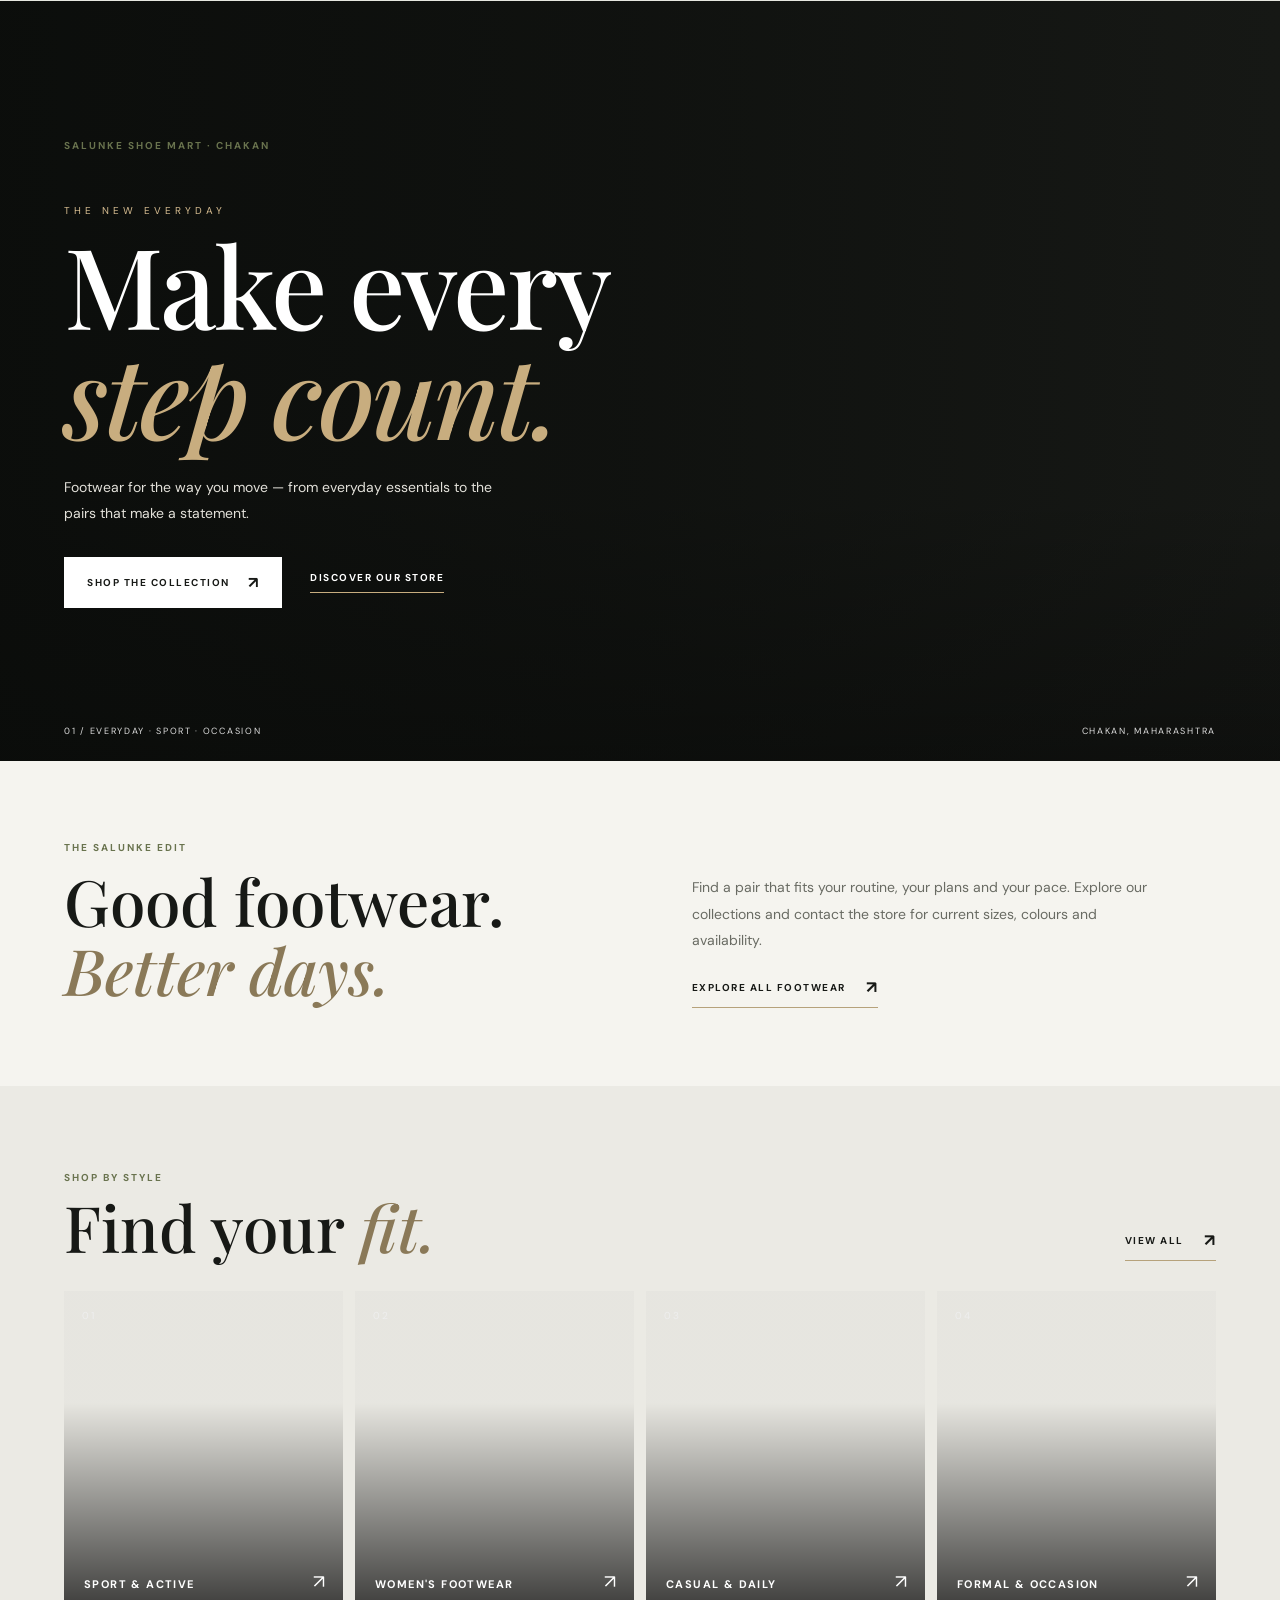
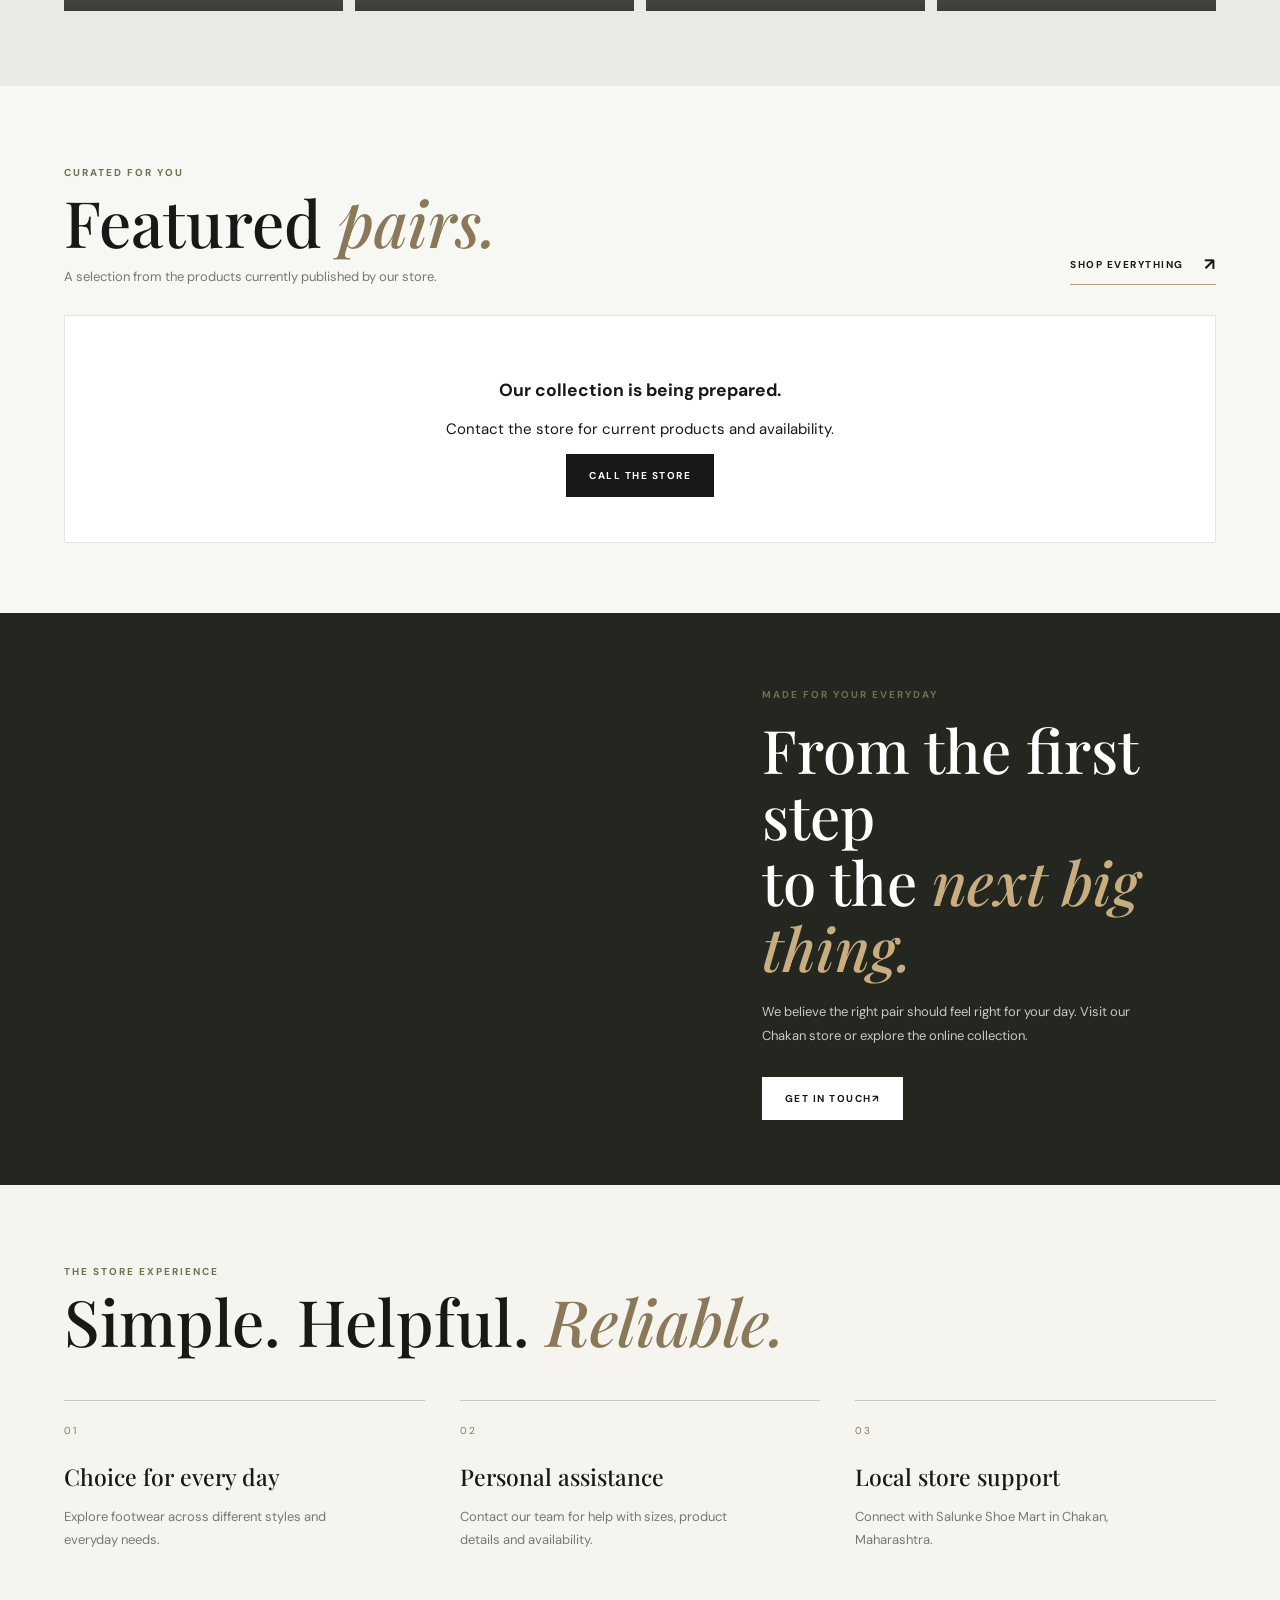
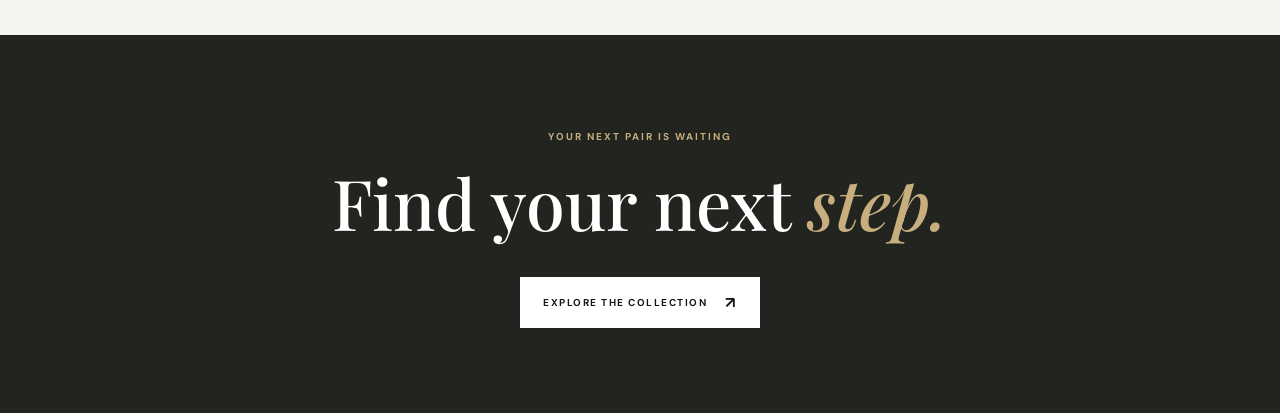
<file: index.html>
<!doctype html>
<html lang="en">
<head>
<meta charset="utf-8"><meta name="viewport" content="width=device-width,initial-scale=1">
<meta name="description" content="Discover everyday, sports and occasion footwear at Salunke Shoe Mart, Chakan, Maharashtra.">
<meta name="theme-color" content="#171916">
<title>Salunke Shoe Mart | Footwear for Every Move</title>
<link rel="preconnect" href="https://images.unsplash.com"><link rel="stylesheet" href="css/style.css">
</head>
<body>
<header id="site-header"></header>
<main>
<section class="lux-hero">
  <div class="lux-hero-shade"></div>
  <div class="lux-hero-content">
    <p class="eyebrow">SALUNKE SHOE MART · CHAKAN</p>
    <p class="lux-kicker">THE NEW EVERYDAY</p>
    <h1>Make every<br><em>step count.</em></h1>
    <p class="lux-lede">Footwear for the way you move — from everyday essentials to the pairs that make a statement.</p>
    <div class="lux-actions"><a class="btn btn-light" href="shop.html">SHOP THE COLLECTION <span>↗</span></a><a class="lux-text-link" href="about.html">DISCOVER OUR STORE</a></div>
  </div>
  <div class="lux-hero-foot"><span>01 / EVERYDAY · SPORT · OCCASION</span><span>CHAKAN, MAHARASHTRA</span></div>
</section>

<section class="lux-intro section">
 <div class="container lux-intro-grid">
  <div><p class="eyebrow">THE SALUNKE EDIT</p><h2>Good footwear.<br><em>Better days.</em></h2></div>
  <div><p>Find a pair that fits your routine, your plans and your pace. Explore our collections and contact the store for current sizes, colours and availability.</p><a class="lux-arrow-link" href="shop.html">EXPLORE ALL FOOTWEAR <span>↗</span></a></div>
 </div>
</section>

<section class="lux-category-section">
 <div class="container">
  <div class="lux-section-heading"><div><p class="eyebrow">SHOP BY STYLE</p><h2>Find your <em>fit.</em></h2></div><a class="lux-arrow-link" href="shop.html">VIEW ALL <span>↗</span></a></div>
  <div class="lux-category-grid">
   <a class="lux-category lux-cat-one" href="shop.html"><span class="lux-cat-no">01</span><span class="lux-cat-label">SPORT & ACTIVE</span><span class="lux-cat-arrow">↗</span></a>
   <a class="lux-category lux-cat-two" href="shop.html"><span class="lux-cat-no">02</span><span class="lux-cat-label">WOMEN'S FOOTWEAR</span><span class="lux-cat-arrow">↗</span></a>
   <a class="lux-category lux-cat-three" href="shop.html"><span class="lux-cat-no">03</span><span class="lux-cat-label">CASUAL & DAILY</span><span class="lux-cat-arrow">↗</span></a>
   <a class="lux-category lux-cat-four" href="shop.html"><span class="lux-cat-no">04</span><span class="lux-cat-label">FORMAL & OCCASION</span><span class="lux-cat-arrow">↗</span></a>
  </div>
 </div>
</section>

<section class="section lux-products">
 <div class="container">
  <div class="lux-section-heading"><div><p class="eyebrow">CURATED FOR YOU</p><h2>Featured <em>pairs.</em></h2><p class="lux-subtitle">A selection from the products currently published by our store.</p></div><a class="lux-arrow-link" href="shop.html">SHOP EVERYTHING <span>↗</span></a></div>
  <div class="product-grid" id="featured"><div class="empty-state"><h3>Our collection is being prepared.</h3><p>Contact the store for current products and availability.</p><a class="btn btn-dark" href="tel:8308506755">CALL THE STORE</a></div></div>
 </div>
</section>

<section class="lux-manifesto">
 <div class="lux-manifesto-image" role="img" aria-label="Athletic footwear editorial"></div>
 <div class="lux-manifesto-copy"><p class="eyebrow">MADE FOR YOUR EVERYDAY</p><h2>From the first step<br>to the <em>next big thing.</em></h2><p>We believe the right pair should feel right for your day. Visit our Chakan store or explore the online collection.</p><a class="btn btn-light" href="contact.html">GET IN TOUCH <span>↗</span></a></div>
</section>

<section class="lux-values section">
 <div class="container">
  <div class="lux-section-heading"><div><p class="eyebrow">THE STORE EXPERIENCE</p><h2>Simple. Helpful. <em>Reliable.</em></h2></div></div>
  <div class="lux-value-grid">
   <article><span>01</span><h3>Choice for every day</h3><p>Explore footwear across different styles and everyday needs.</p></article>
   <article><span>02</span><h3>Personal assistance</h3><p>Contact our team for help with sizes, product details and availability.</p></article>
   <article><span>03</span><h3>Local store support</h3><p>Connect with Salunke Shoe Mart in Chakan, Maharashtra.</p></article>
  </div>
 </div>
</section>

<section class="lux-final-cta"><p class="eyebrow">YOUR NEXT PAIR IS WAITING</p><h2>Find your next <em>step.</em></h2><a class="btn btn-light" href="shop.html">EXPLORE THE COLLECTION <span>↗</span></a></section>
</main>
<footer id="site-footer"></footer>
<script type="module" src="js/store.js"></script>
<script type="module">
import{products,card}from"./js/store.js";
const e=document.querySelector("#featured");
try{const p=await products({featured:true});e.innerHTML=p.length?p.slice(0,4).map(card).join(""):'<div class="empty-state"><h3>Our collection is being prepared.</h3><p>Contact the store for current products and availability.</p><a class="btn btn-dark" href="tel:8308506755">CALL THE STORE</a></div>'}
catch(x){e.innerHTML='<div class="empty-state">The catalogue is temporarily unavailable. Please try again shortly.</div>'}
</script>
</body></html>
</file>
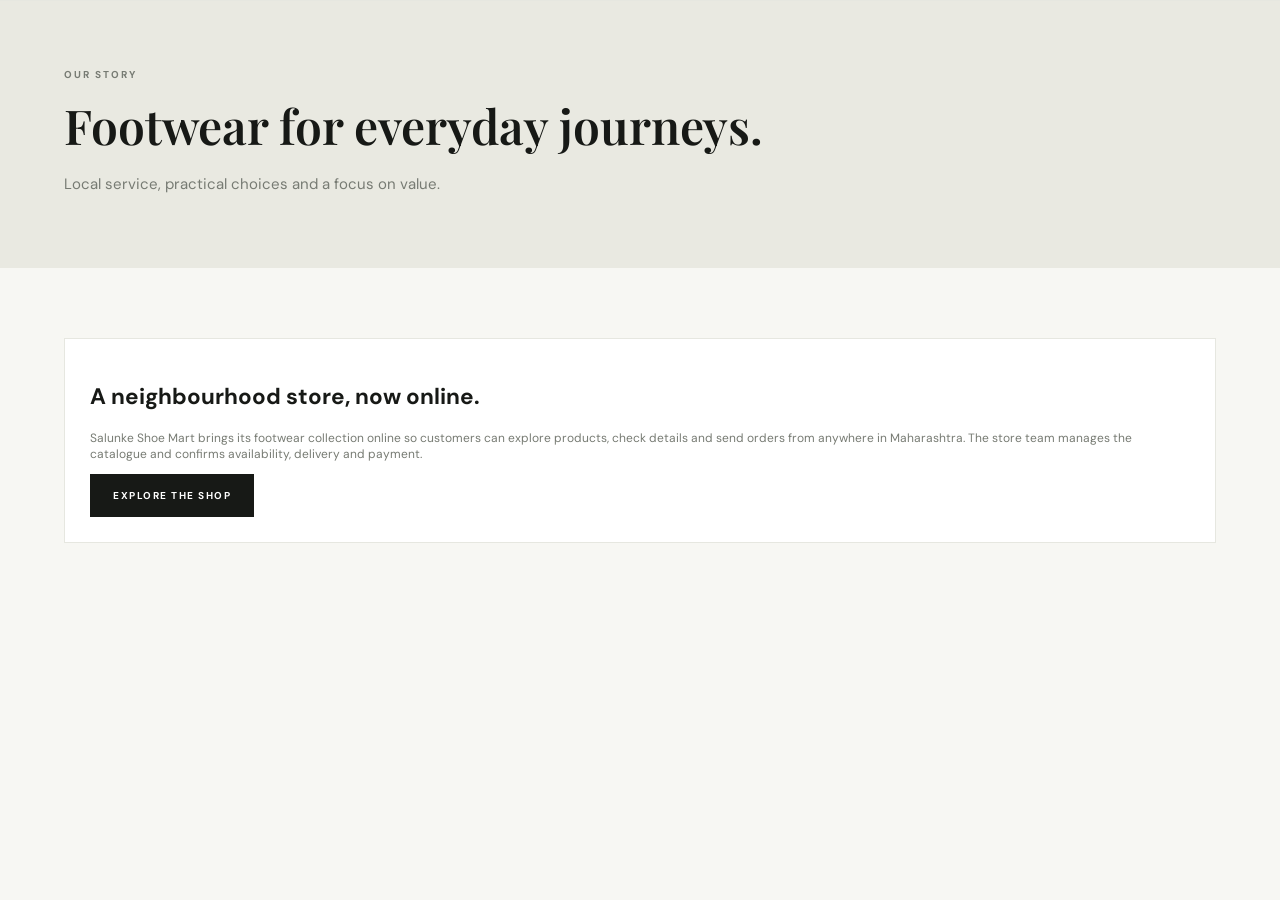
<file: about.html>
<!doctype html><html><head><meta charset="utf-8"><meta name="viewport" content="width=device-width,initial-scale=1"><title>Our Story | Salunke Shoe Mart</title><link rel="stylesheet" href="css/style.css"></head><body><header id="site-header"></header><main><section class="page-hero"><div class="container"><p class="eyebrow">OUR STORY</p><h1>Footwear for everyday journeys.</h1><p>Local service, practical choices and a focus on value.</p></div></section><section class="section"><div class="container panel"><h2>A neighbourhood store, now online.</h2><p class="muted">Salunke Shoe Mart brings its footwear collection online so customers can explore products, check details and send orders from anywhere in Maharashtra. The store team manages the catalogue and confirms availability, delivery and payment.</p><a class="btn btn-dark" href="shop.html">EXPLORE THE SHOP</a></div></section></main><footer id="site-footer"></footer><script type="module" src="js/store.js"></script></body></html>
</file>
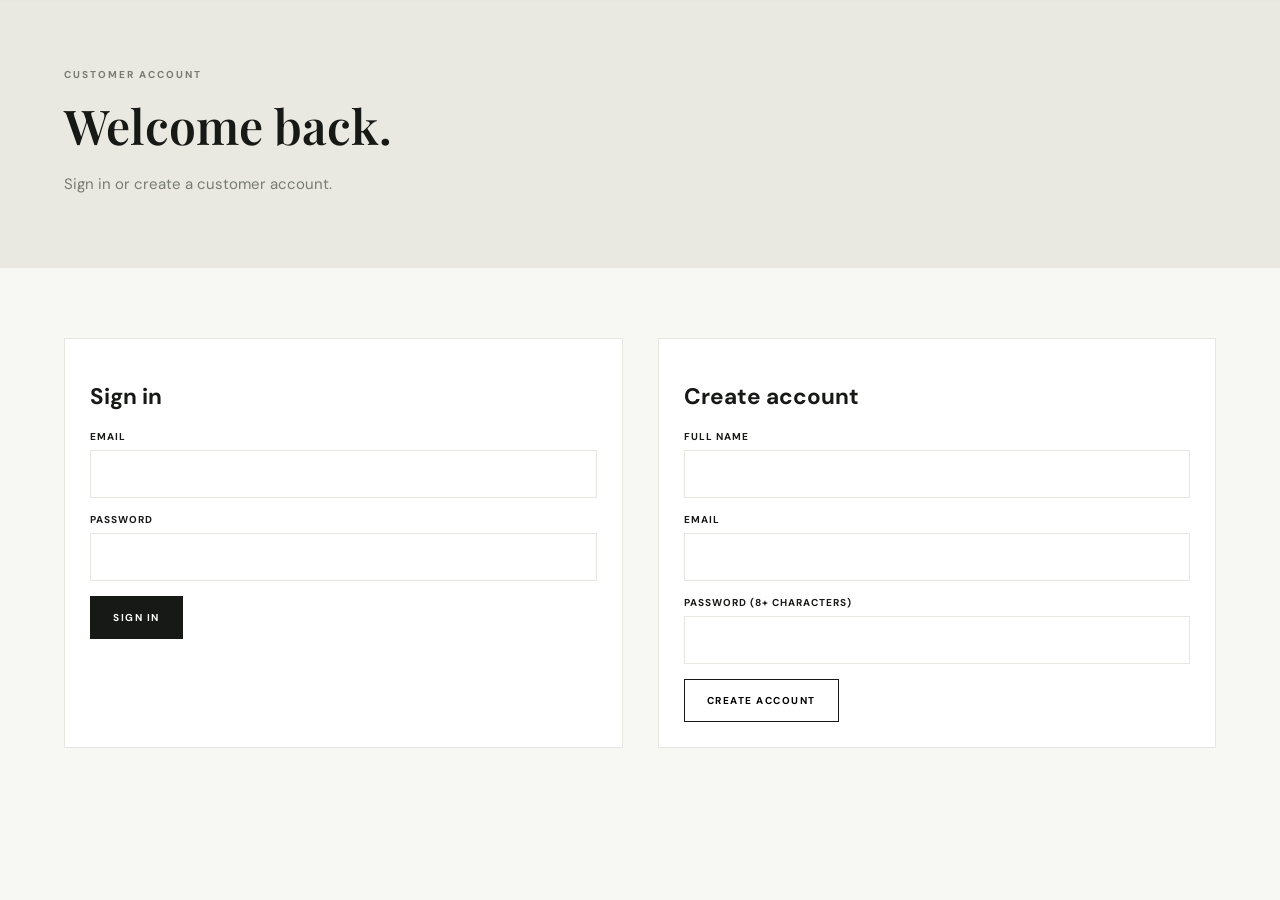
<file: account.html>
<!doctype html><html><head><meta charset="utf-8"><meta name="viewport" content="width=device-width,initial-scale=1"><title>Account | Salunke Shoe Mart</title><link rel="stylesheet" href="css/style.css"></head><body><header id="site-header"></header><main><section class="page-hero"><div class="container"><p class="eyebrow">CUSTOMER ACCOUNT</p><h1>Welcome back.</h1><p>Sign in or create a customer account.</p></div></section><section class="section"><div class="container"><div id="status"></div><div class="auth-grid" id="forms"><div class="panel"><h2>Sign in</h2><form id="login"><div class="field"><label>EMAIL</label><input name="email" type="email" required></div><div class="field"><label>PASSWORD</label><input name="password" type="password" required></div><button class="btn btn-dark">SIGN IN</button></form></div><div class="panel"><h2>Create account</h2><form id="signup"><div class="field"><label>FULL NAME</label><input name="name" required></div><div class="field"><label>EMAIL</label><input name="email" type="email" required></div><div class="field"><label>PASSWORD (8+ CHARACTERS)</label><input name="password" type="password" minlength="8" required></div><button class="btn">CREATE ACCOUNT</button></form></div></div></div></section></main><footer id="site-footer"></footer><script type="module" src="js/store.js"></script><script type="module" src="js/account.js"></script></body></html>
</file>
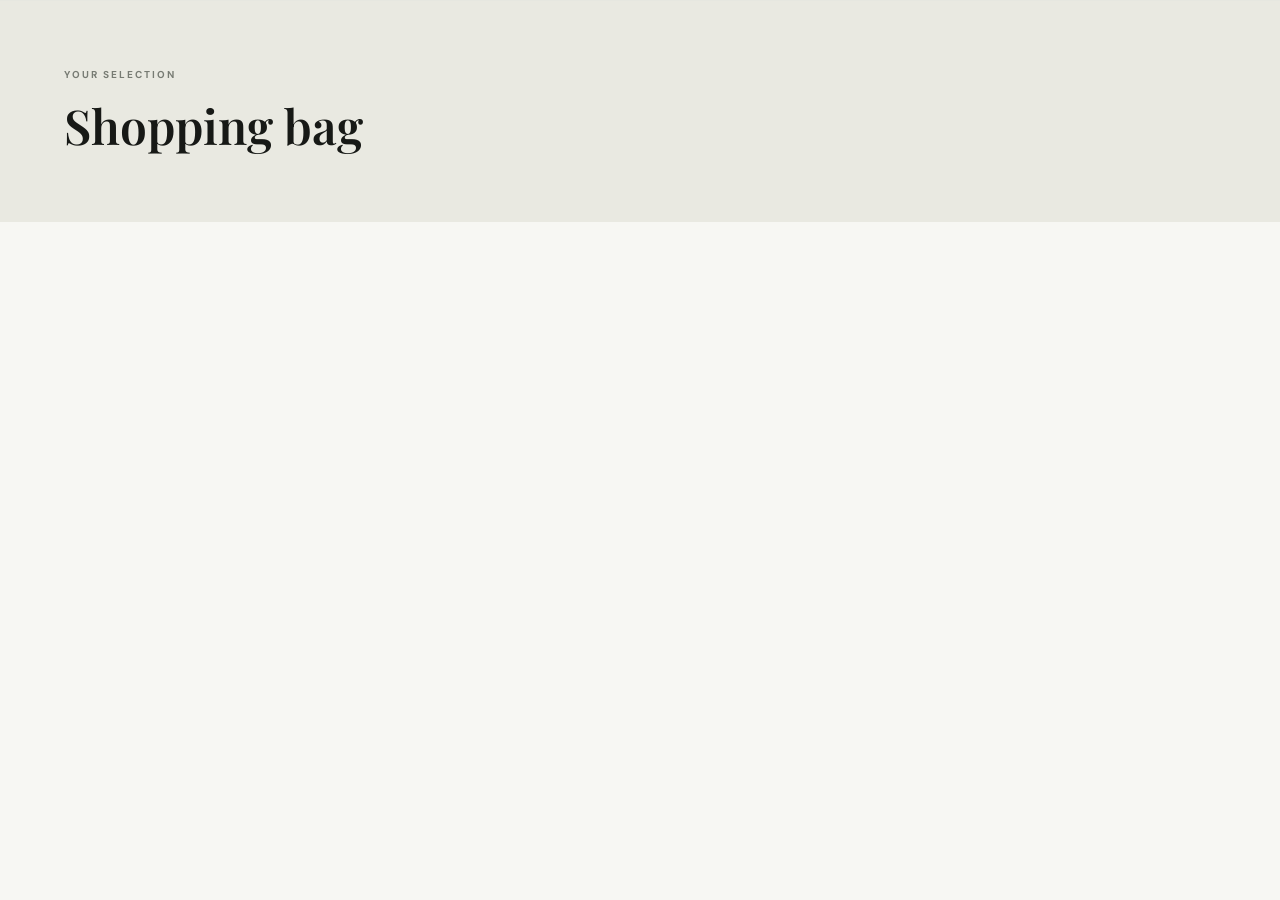
<file: cart.html>
<!doctype html><html><head><meta charset="utf-8"><meta name="viewport" content="width=device-width,initial-scale=1"><title>Shopping Bag | Salunke Shoe Mart</title><link rel="stylesheet" href="css/style.css"></head><body><header id="site-header"></header><main><section class="page-hero"><div class="container"><p class="eyebrow">YOUR SELECTION</p><h1>Shopping bag</h1></div></section><section class="section"><div class="container" id="cart-root"></div></section></main><footer id="site-footer"></footer><script type="module" src="js/store.js"></script><script type="module" src="js/cart.js"></script></body></html>
</file>
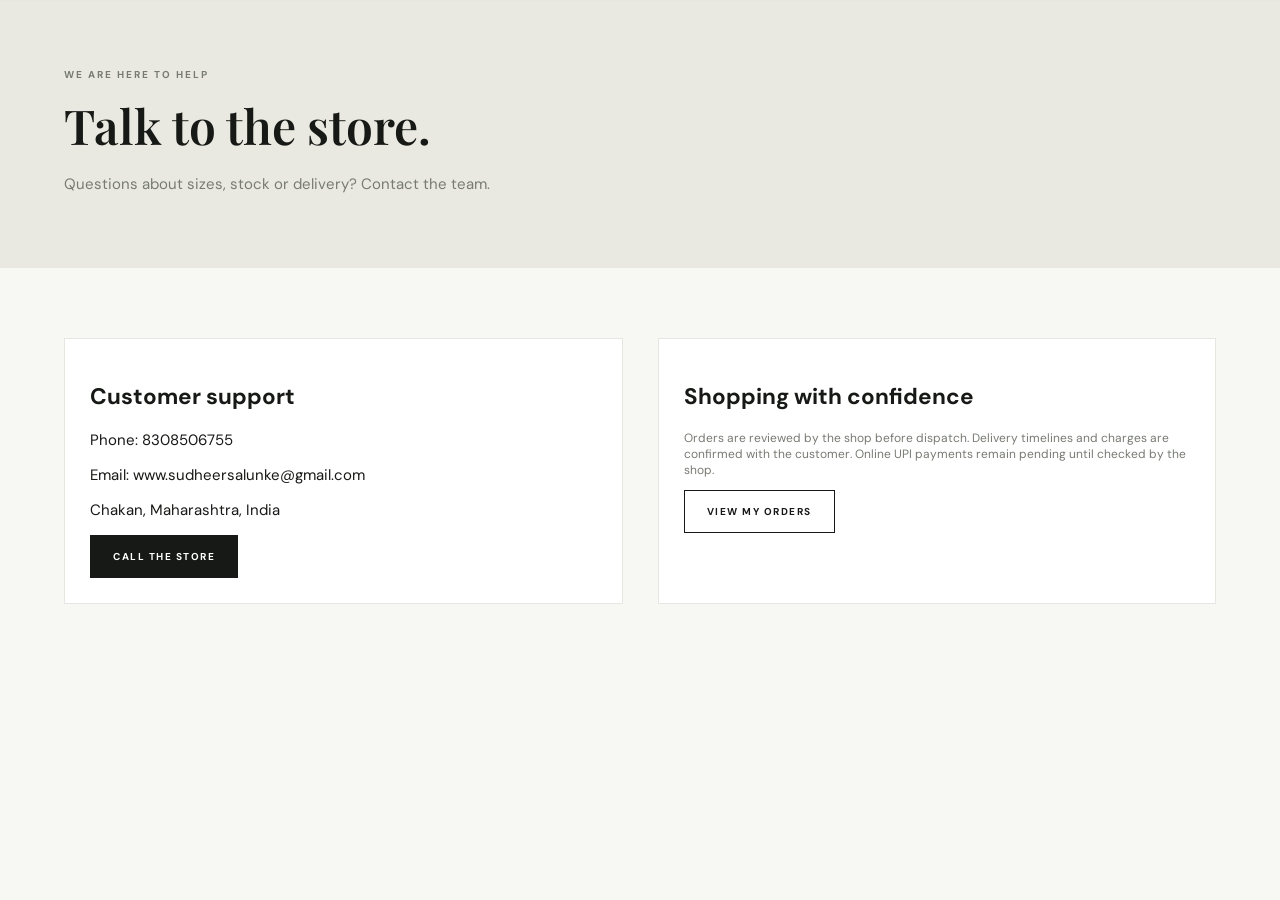
<file: contact.html>
<!doctype html><html><head><meta charset="utf-8"><meta name="viewport" content="width=device-width,initial-scale=1"><title>Contact | Salunke Shoe Mart</title><link rel="stylesheet" href="css/style.css"></head><body><header id="site-header"></header><main><section class="page-hero"><div class="container"><p class="eyebrow">WE ARE HERE TO HELP</p><h1>Talk to the store.</h1><p>Questions about sizes, stock or delivery? Contact the team.</p></div></section><section class="section"><div class="container contact-grid"><div class="panel"><h2>Customer support</h2><p>Phone: <a href="tel:8308506755">8308506755</a></p><p>Email: <a href="mailto:www.sudheersalunke@gmail.com">www.sudheersalunke@gmail.com</a></p><p>Chakan, Maharashtra, India</p><a class="btn btn-dark" href="tel:8308506755">CALL THE STORE</a></div><div class="panel"><h2>Shopping with confidence</h2><p class="muted">Orders are reviewed by the shop before dispatch. Delivery timelines and charges are confirmed with the customer. Online UPI payments remain pending until checked by the shop.</p><a class="btn" href="orders.html">VIEW MY ORDERS</a></div></div></section></main><footer id="site-footer"></footer><script type="module" src="js/store.js"></script></body></html>
</file>
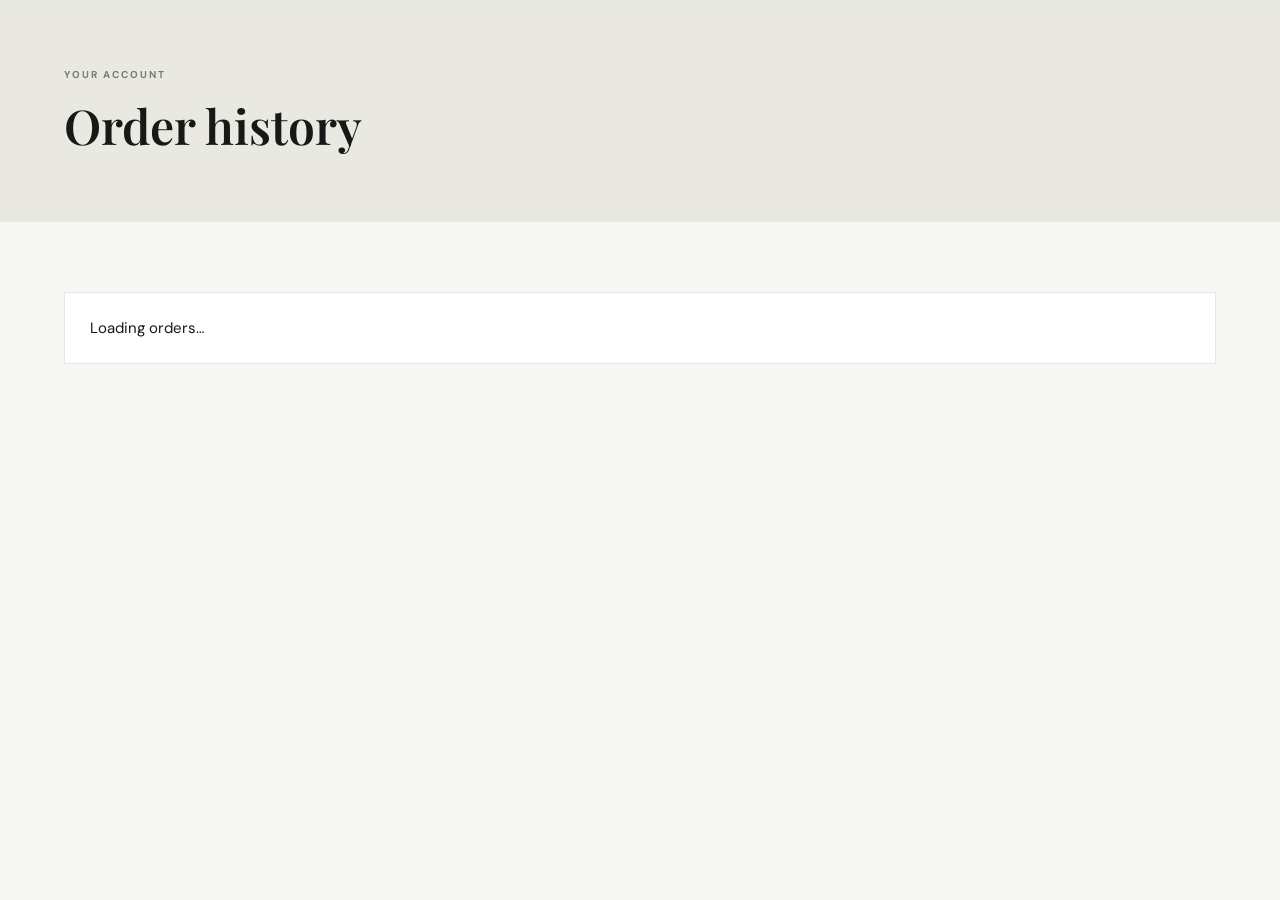
<file: orders.html>
<!doctype html><html><head><meta charset="utf-8"><meta name="viewport" content="width=device-width,initial-scale=1"><title>My Orders | Salunke Shoe Mart</title><link rel="stylesheet" href="css/style.css"></head><body><header id="site-header"></header><main><section class="page-hero"><div class="container"><p class="eyebrow">YOUR ACCOUNT</p><h1>Order history</h1></div></section><section class="section"><div class="container panel" id="orders">Loading orders…</div></section></main><footer id="site-footer"></footer><script type="module" src="js/store.js"></script><script type="module" src="js/orders.js"></script></body></html>
</file>
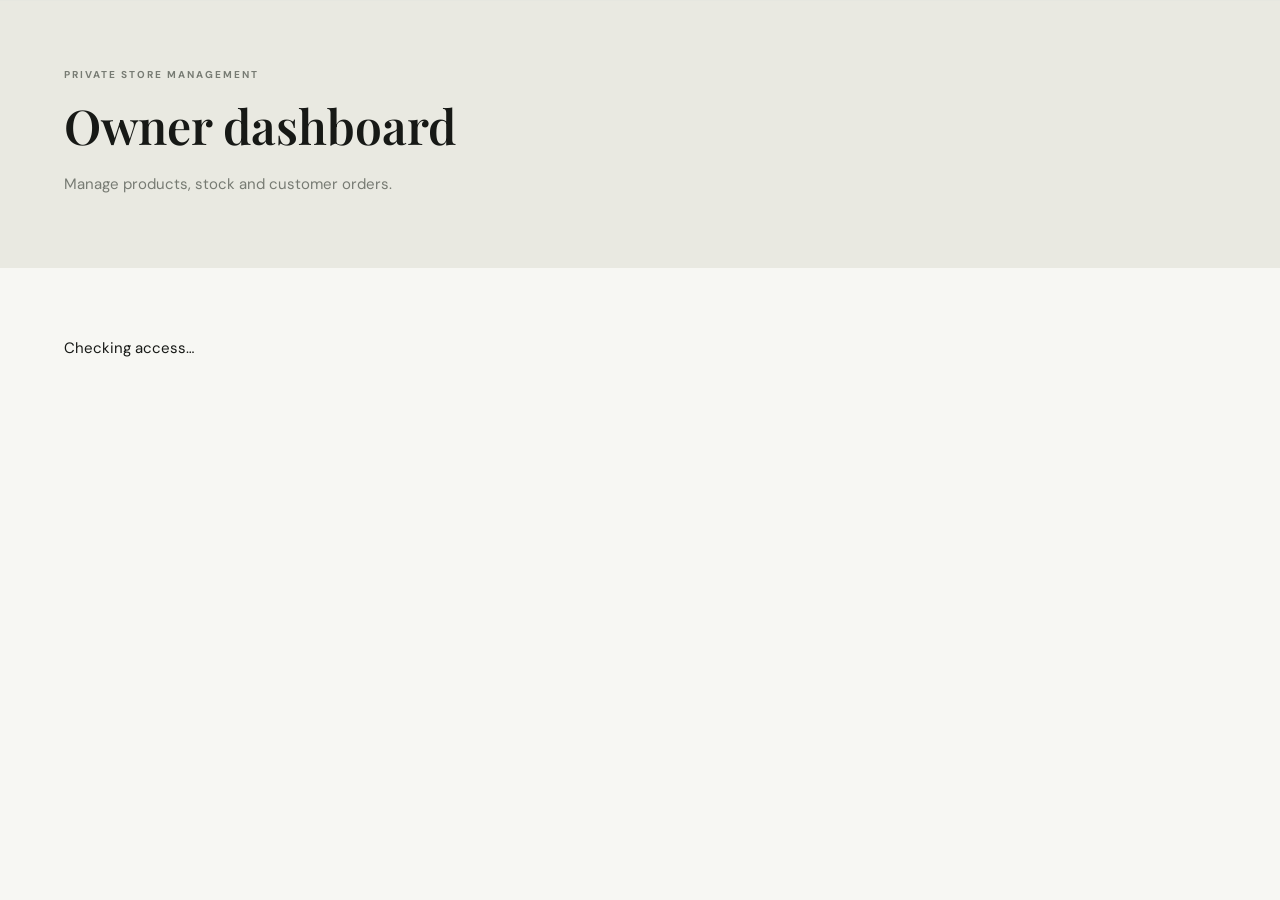
<file: owner.html>
<!doctype html><html><head><meta charset="utf-8"><meta name="viewport" content="width=device-width,initial-scale=1"><title>Owner Dashboard | Salunke Shoe Mart</title><link rel="stylesheet" href="css/style.css"></head><body><header id="site-header"></header><main><section class="page-hero"><div class="container"><p class="eyebrow">PRIVATE STORE MANAGEMENT</p><h1>Owner dashboard</h1><p>Manage products, stock and customer orders.</p></div></section><section class="section"><div class="container" id="owner-root">Checking access…</div></section></main><footer id="site-footer"></footer><script type="module" src="js/store.js"></script><script type="module" src="js/owner.js"></script></body></html>
</file>
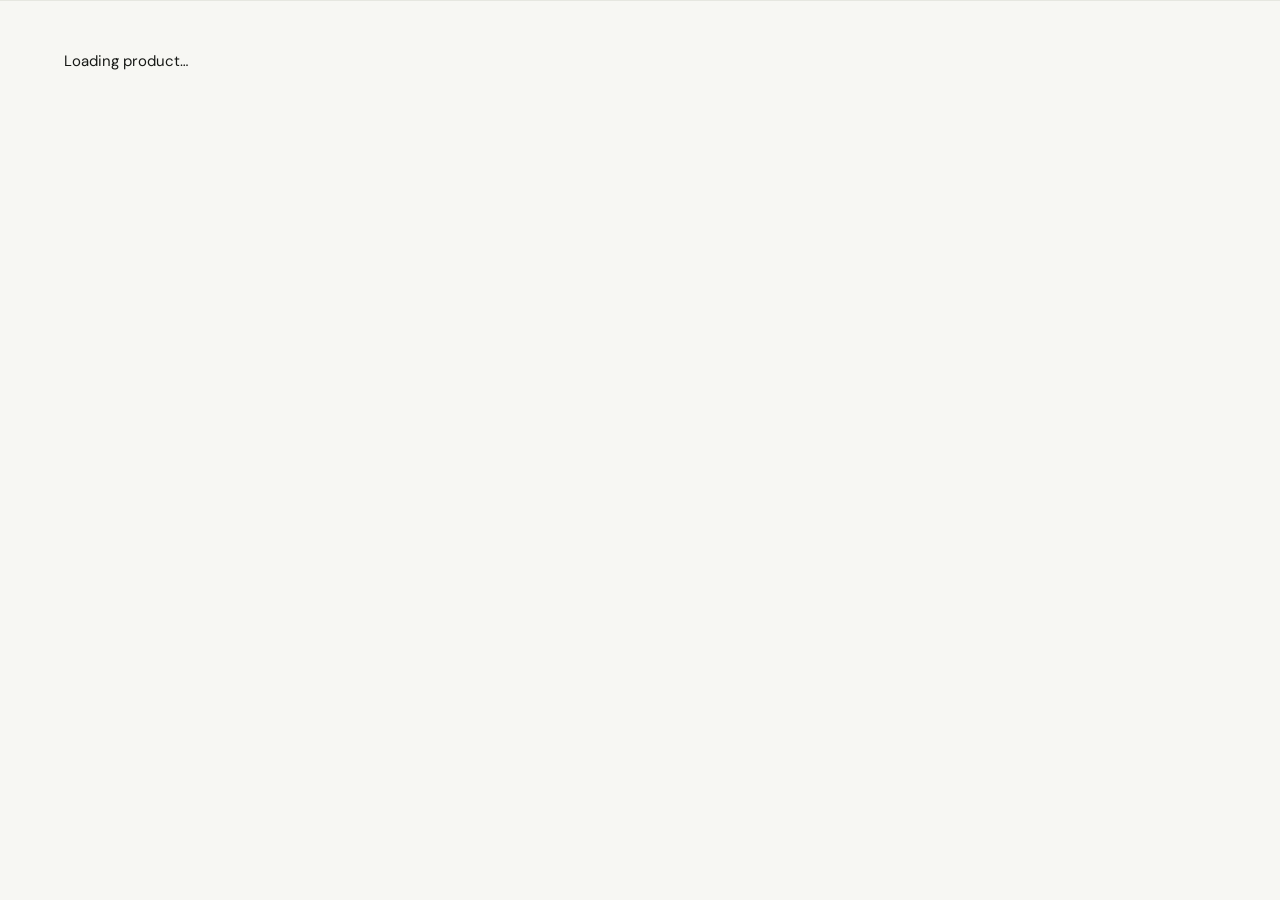
<file: product.html>
<!doctype html><html><head><meta charset="utf-8"><meta name="viewport" content="width=device-width,initial-scale=1"><title>Product | Salunke Shoe Mart</title><link rel="stylesheet" href="css/style.css"></head><body><header id="site-header"></header><main class="container"><div id="detail" class="detail-grid">Loading product…</div></main><footer id="site-footer"></footer><script type="module" src="js/store.js"></script><script type="module" src="js/product.js"></script></body></html>
</file>
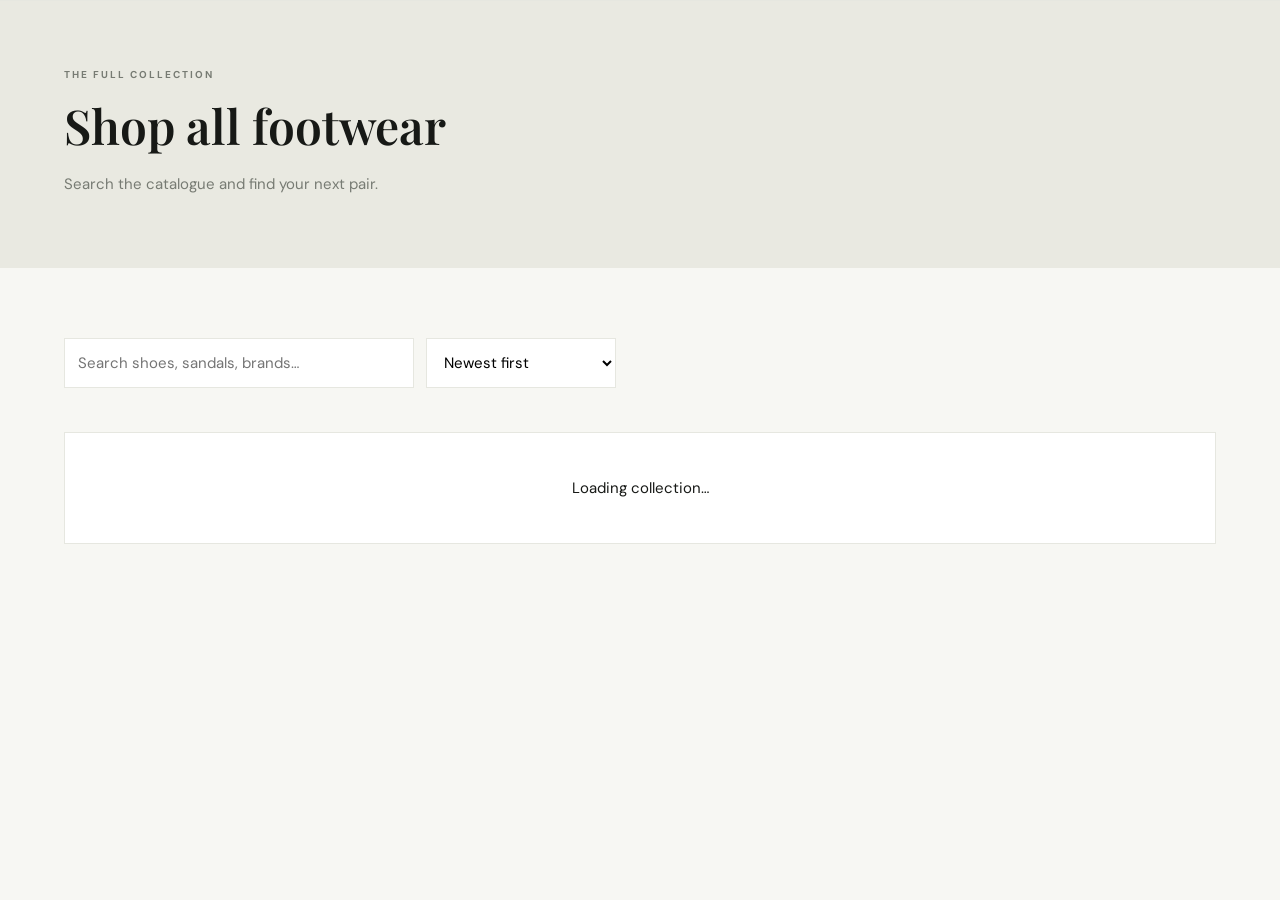
<file: shop.html>
<!doctype html><html lang="en"><head><meta charset="utf-8"><meta name="viewport" content="width=device-width,initial-scale=1"><title>Shop | Salunke Shoe Mart</title><link rel="stylesheet" href="css/style.css"></head><body><header id="site-header"></header><main><section class="page-hero"><div class="container"><p class="eyebrow">THE FULL COLLECTION</p><h1>Shop all footwear</h1><p>Search the catalogue and find your next pair.</p></div></section><section class="section"><div class="container"><div class="shop-tools"><input id="search" placeholder="Search shoes, sandals, brands…"><select id="sort" style="max-width:190px"><option value="new">Newest first</option><option value="low">Price: low to high</option><option value="high">Price: high to low</option></select></div><div class="filters" id="filters"></div><div class="product-grid" id="products"><div class="empty-state">Loading collection…</div></div></div></section></main><footer id="site-footer"></footer><script type="module" src="js/store.js"></script><script type="module">import{products,card}from"./js/store.js";import{supabase}from"./js/db.js";const grid=document.querySelector("#products"),filters=document.querySelector("#filters"),search=document.querySelector("#search"),sort=document.querySelector("#sort");let cat="";async function load(){grid.innerHTML='<div class="empty-state">Loading…</div>';try{let p=await products({category:cat,search:search.value});if(sort.value==="low")p.sort((a,b)=>a.price-b.price);if(sort.value==="high")p.sort((a,b)=>b.price-a.price);grid.innerHTML=p.length?p.map(card).join(""):'<div class="empty-state"><h3>No products found</h3><p>Try another search or contact the store for availability.</p></div>'}catch(e){grid.innerHTML='<div class="empty-state">Could not load catalogue. Please refresh.</div>'}}try{const r=await supabase.from("categories").select("id,name").eq("is_active",true).order("sort_order");filters.innerHTML='<button class="chip active" data-id="">ALL</button>'+(r.data||[]).map(c=>'<button class="chip" data-id="'+c.id+'">'+c.name.toUpperCase()+'</button>').join("")}catch(e){}filters.onclick=e=>{const b=e.target.closest("[data-id]");if(!b)return;cat=b.dataset.id;filters.querySelectorAll(".chip").forEach(x=>x.classList.toggle("active",x===b));load()};search.oninput=()=>{clearTimeout(window.st);window.st=setTimeout(load,250)};sort.onchange=load;load();</script></body></html>
</file>
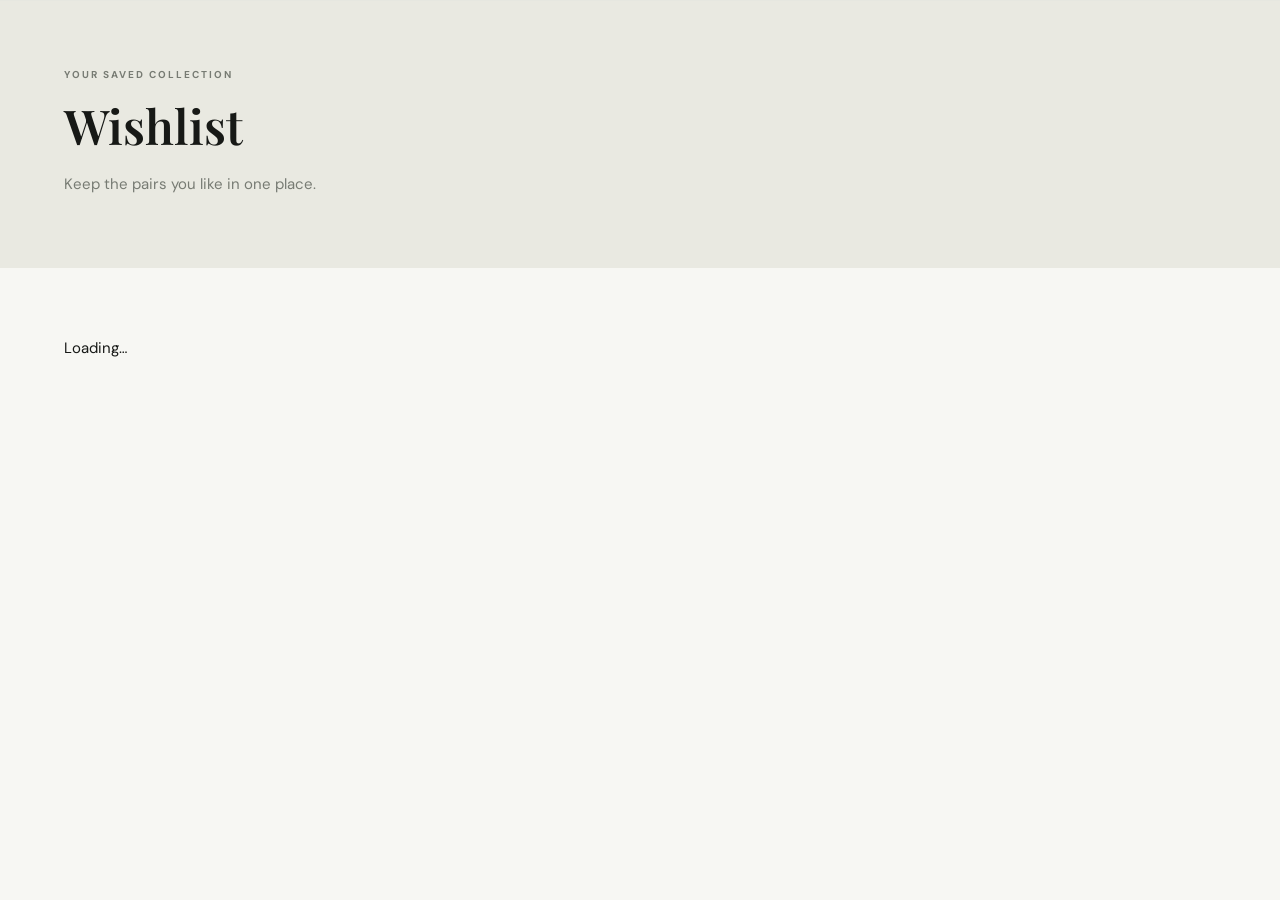
<file: wishlist.html>
<!doctype html><html><head><meta charset="utf-8"><meta name="viewport" content="width=device-width,initial-scale=1"><title>Wishlist | Salunke Shoe Mart</title><link rel="stylesheet" href="css/style.css"></head><body><header id="site-header"></header><main><section class="page-hero"><div class="container"><p class="eyebrow">YOUR SAVED COLLECTION</p><h1>Wishlist</h1><p>Keep the pairs you like in one place.</p></div></section><section class="section"><div class="container"><div class="product-grid" id="wishlist">Loading…</div></div></section></main><footer id="site-footer"></footer><script type="module" src="js/store.js"></script><script type="module" src="js/wishlist.js"></script></body></html>
</file>
<file: css/style.css>
@import url('https://fonts.googleapis.com/css2?family=DM+Sans:wght@400;500;600;700&family=Playfair+Display:wght@500;600;700&display=swap');
:root{--ink:#171916;--muted:#777b73;--paper:#f7f7f3;--line:#e6e7e0;--olive:#69734e;--gold:#c3a46b;--serif:'Playfair Display',Georgia,serif;--sans:'DM Sans',Arial,sans-serif}
*{box-sizing:border-box}body{margin:0;background:var(--paper);color:var(--ink);font:15px var(--sans)}a{color:inherit;text-decoration:none}button,input,select,textarea{font:inherit}button{cursor:pointer}
#site-header{border-bottom:1px solid var(--line)}.topbar{background:#20231e;color:#eee;text-align:center;padding:9px;font-size:10px;letter-spacing:1.4px}.topbar a{color:#d8bd8b;margin-left:10px}.nav-wrap{max-width:1300px;margin:auto;padding:18px 5%;display:flex;align-items:center;justify-content:space-between;gap:20px}.brand{display:flex;align-items:center;gap:10px;font-size:13px;letter-spacing:2px;font-weight:700}.brand small{display:block;color:var(--muted);font-size:8px;letter-spacing:2px;margin-top:5px}.brand-mark{width:38px;height:38px;border:1px solid var(--gold);display:grid;place-items:center;color:var(--gold);font:24px var(--serif)}nav,.nav-actions{display:flex;gap:22px;align-items:center}nav a,.nav-actions a{font-size:10px;letter-spacing:1.3px;font-weight:700}.nav-actions span{background:var(--olive);color:white;border-radius:50%;padding:3px 6px}.menu-toggle{display:none;background:none;border:0;font-size:22px}
.container{width:min(1180px,90%);margin:auto}.hero{min-height:540px;display:flex;align-items:center;color:white;background:linear-gradient(90deg,rgba(10,13,9,.83),rgba(10,13,9,.1)),url('https://images.unsplash.com/photo-1542291026-7eec264c27ff?auto=format&fit=crop&w=1800&q=85') center/cover}.hero-inner{width:min(1180px,90%);margin:auto;padding:80px 0}.eyebrow{font-size:10px;letter-spacing:2px;color:var(--olive);font-weight:700}.hero .eyebrow{color:#d8bd8b}.hero h1{font:600 clamp(42px,7vw,78px)/1.05 var(--serif);max-width:650px;margin:14px 0}.hero p{max-width:450px;line-height:1.8;color:#eee}.btn{display:inline-flex;align-items:center;justify-content:center;padding:14px 22px;border:1px solid var(--ink);font-size:10px;letter-spacing:1.5px;font-weight:700;background:transparent}.btn-dark{background:var(--ink);color:white}.btn-light{background:white;color:var(--ink);border-color:white}.section{padding:70px 0}.section-head{text-align:center;max-width:650px;margin:0 auto 35px}.section-head h2,.page-hero h1{font:600 clamp(30px,4vw,48px) var(--serif);margin:10px 0}.section-head p,.page-hero p{color:var(--muted);line-height:1.7}.category-grid,.product-grid{display:grid;grid-template-columns:repeat(4,1fr);gap:18px}.category-tile{height:220px;display:flex;align-items:end;padding:20px;color:white;background:linear-gradient(0deg,#0009,transparent),var(--tile) center/cover}.category-tile span{font:600 23px var(--serif)}.product-card{background:white;border:1px solid var(--line)}.product-photo{display:block;aspect-ratio:1/1.05;background:#eee}.product-photo img{width:100%;height:100%;object-fit:cover}.photo-empty{height:100%;display:grid;place-items:center;color:#b5ad9b;font:42px var(--serif);background:linear-gradient(135deg,#e9e9e2,#f7f7f3)}.product-info{padding:15px}.product-info h3{font:600 18px var(--serif);margin:7px 0}.product-info .eyebrow{font-size:9px}.price{font-weight:700}.muted,.stock-note{color:var(--muted);font-size:12px}.page-hero{background:#e9e9e1;padding:55px 0}.shop-tools{display:flex;gap:12px;margin-bottom:24px;flex-wrap:wrap}.shop-tools input,.shop-tools select,.field input,.field select,.field textarea{padding:13px;border:1px solid var(--line);background:white;width:100%}.shop-tools input{max-width:350px}.filters{display:flex;gap:8px;flex-wrap:wrap;margin-bottom:20px}.chip{background:white;border:1px solid var(--line);padding:9px 13px;font-size:10px}.chip.active{background:var(--ink);color:white}.empty-state{grid-column:1/-1;text-align:center;background:white;padding:45px 20px;border:1px solid var(--line)}.detail-grid,.two-col,.auth-grid,.contact-grid{display:grid;grid-template-columns:1fr 1fr;gap:35px}.detail-grid{padding:50px 0}.detail-image{aspect-ratio:1;background:#eee}.detail-image img{width:100%;height:100%;object-fit:cover}.detail-copy h1{font:600 40px var(--serif)}.field{display:grid;gap:7px;margin:15px 0}.field label{font-size:10px;font-weight:700;letter-spacing:1px}.panel{background:white;border:1px solid var(--line);padding:25px}.cart-layout{display:grid;grid-template-columns:1.4fr .8fr;gap:25px}.cart-row{display:grid;grid-template-columns:80px 1fr auto;gap:15px;padding:15px 0;border-bottom:1px solid var(--line)}.cart-row img{width:80px;height:80px;object-fit:cover;background:#eee}.summary-row{display:flex;justify-content:space-between;margin:14px 0}.summary-row.total{border-top:1px solid var(--line);padding-top:15px;font-weight:700}.table-wrap{overflow:auto}table{width:100%;border-collapse:collapse;background:white}td,th{text-align:left;padding:12px;border-bottom:1px solid var(--line);font-size:12px}th{background:#eee;font-size:10px}.notice{padding:14px;background:#eef0e7;color:#596044;margin-bottom:15px;font-size:12px}.notice.error{background:#f8e9e7;color:#963e35}.footer{background:#20231e;color:white;padding:50px 5% 20px}.footer-grid{max-width:1180px;margin:auto;display:grid;grid-template-columns:repeat(4,1fr);gap:25px}.footer-grid h4{font-size:10px;letter-spacing:1.5px;color:#d8bd8b}.footer-grid p,.footer-grid a{display:block;color:#bbb;font-size:12px;line-height:1.9}.footer-bottom{max-width:1180px;margin:30px auto 0;padding-top:15px;border-top:1px solid #444;color:#aaa;font-size:10px}.toast{position:fixed;bottom:20px;left:50%;transform:translateX(-50%);background:#20231e;color:white;padding:13px 20px;z-index:20}.hidden{display:none!important}
@media(max-width:850px){.product-grid{grid-template-columns:repeat(3,1fr)}.category-grid{grid-template-columns:repeat(2,1fr)}.footer-grid{grid-template-columns:repeat(2,1fr)}}
@media(max-width:620px){.nav-wrap{flex-wrap:wrap}.menu-toggle{display:block}.main-nav{display:none;order:3;width:100%;flex-direction:column;align-items:flex-start}.main-nav.open{display:flex}.nav-actions{gap:12px}.hero{min-height:460px}.section{padding:50px 0}.product-grid{grid-template-columns:repeat(2,1fr);gap:10px}.category-tile{height:160px}.detail-grid,.two-col,.auth-grid,.contact-grid,.cart-layout{grid-template-columns:1fr}.footer-grid{grid-template-columns:1fr 1fr}.page-hero{padding:40px 0}}

/* Premium storefront refresh */
.lux-hero{min-height:min(760px,88vh);position:relative;display:flex;align-items:center;color:#fff;background:#171916 url('https://images.unsplash.com/photo-1542291026-7eec264c27ff?auto=format&fit=crop&w=2000&q=88') center 48%/cover no-repeat}
.lux-hero-shade{position:absolute;inset:0;background:linear-gradient(90deg,rgba(10,12,10,.88) 0%,rgba(10,12,10,.57) 48%,rgba(10,12,10,.08) 100%),linear-gradient(0deg,rgba(0,0,0,.36),transparent 35%)}
.lux-hero-content{position:relative;width:min(1180px,90%);margin:auto;padding:90px 0 115px}
.lux-kicker{font-size:10px;letter-spacing:4px;color:#d7bd91;margin:52px 0 12px}
.lux-hero h1{font:500 clamp(58px,9vw,112px)/.98 var(--serif);letter-spacing:-3px;margin:0;max-width:760px}
.lux-hero h1 em,.lux-intro h2 em,.lux-section-heading h2 em,.lux-manifesto h2 em,.lux-final-cta h2 em{font-weight:500;color:#c8ad7f}
.lux-lede{max-width:440px;color:#e3e1da;line-height:1.9;margin:25px 0 30px;font-size:14px}
.lux-actions{display:flex;align-items:center;gap:28px;flex-wrap:wrap}
.lux-text-link,.lux-arrow-link{font-size:10px;letter-spacing:1.5px;font-weight:700}
.lux-text-link{color:#fff;border-bottom:1px solid #c8ad7f;padding:0 0 8px}
.lux-hero-foot{position:absolute;bottom:24px;left:5%;right:5%;display:flex;justify-content:space-between;color:#ddd;font-size:9px;letter-spacing:1.7px}
.lux-intro{background:#f5f4ef}
.lux-intro-grid{display:grid;grid-template-columns:1fr 1fr;gap:9%;align-items:end}
.lux-intro h2,.lux-section-heading h2{font:500 clamp(38px,5vw,64px)/1.08 var(--serif);margin:12px 0}
.lux-intro h2 em,.lux-section-heading h2 em{color:#8a7958}
.lux-intro-grid>div:last-child{max-width:470px;padding-bottom:8px}
.lux-intro-grid>div:last-child p{color:#696b63;line-height:1.9;font-size:14px;margin:0 0 22px}
.lux-arrow-link{display:inline-flex;gap:20px;align-items:center;border-bottom:1px solid #b6a27b;padding-bottom:9px}
.lux-arrow-link span{font-size:17px}
.lux-category-section{padding:75px 0;background:#ebeae4}
.lux-section-heading{display:flex;align-items:end;justify-content:space-between;gap:25px;margin-bottom:30px}
.lux-section-heading .eyebrow{margin-bottom:8px}
.lux-section-heading h2{margin:0}
.lux-subtitle{font-size:13px;color:#77796f;margin:12px 0 0}
.lux-category-grid{display:grid;grid-template-columns:repeat(4,1fr);gap:12px}
.lux-category{position:relative;min-height:320px;display:flex;align-items:end;padding:20px;color:white;background-size:cover;background-position:center;overflow:hidden}
.lux-category:before{content:"";position:absolute;inset:0;background:linear-gradient(0deg,rgba(0,0,0,.75),rgba(0,0,0,.02) 65%);transition:background .25s}
.lux-category:hover:before{background:linear-gradient(0deg,rgba(0,0,0,.82),rgba(0,0,0,.18))}
.lux-cat-one{background-image:url('https://images.unsplash.com/photo-1542291026-7eec264c27ff?auto=format&fit=crop&w=800&q=85')}
.lux-cat-two{background-image:url('https://images.unsplash.com/photo-1543163521-1bf539c55dd2?auto=format&fit=crop&w=800&q=85')}
.lux-cat-three{background-image:url('https://images.unsplash.com/photo-1600185365483-26d7a4cc7519?auto=format&fit=crop&w=800&q=85')}
.lux-cat-four{background-image:url('https://images.unsplash.com/photo-1614252369475-531eba835eb1?auto=format&fit=crop&w=800&q=85')}
.lux-cat-no{position:absolute;top:18px;left:18px;font-size:10px;letter-spacing:2px;color:#eee}
.lux-cat-label{position:relative;font-size:11px;letter-spacing:1.4px;font-weight:700}
.lux-cat-arrow{position:absolute;right:18px;bottom:17px;font-size:19px}
.lux-products{background:#f7f7f3}
.lux-products .product-grid{grid-template-columns:repeat(4,minmax(0,1fr));gap:16px}
.lux-products .product-card{border:0;box-shadow:0 8px 25px #17191608}
.lux-products .product-photo{aspect-ratio:1/1.08}
.lux-products .product-info{padding:18px}
.lux-products .product-info .btn{width:100%;margin-top:8px}
.lux-manifesto{display:grid;grid-template-columns:1.05fr .95fr;min-height:480px;background:#24271f;color:white}
.lux-manifesto-image{background:url('https://images.unsplash.com/photo-1552346154-21d32810aba3?auto=format&fit=crop&w=1400&q=85') center/cover}
.lux-manifesto-copy{align-self:center;padding:65px clamp(30px,7vw,100px)}
.lux-manifesto h2{font:500 clamp(36px,5vw,60px)/1.1 var(--serif);margin:15px 0 20px}
.lux-manifesto-copy>p:not(.eyebrow){color:#c8c9c2;line-height:1.9;font-size:13px;max-width:400px;margin-bottom:28px}
.lux-values{background:#f5f4ef}
.lux-value-grid{display:grid;grid-template-columns:repeat(3,1fr);gap:35px;margin-top:45px}
.lux-value-grid article{border-top:1px solid #c9c6bb;padding-top:18px}
.lux-value-grid article>span{font-size:10px;color:#8c7954;letter-spacing:2px}
.lux-value-grid h3{font:500 23px var(--serif);margin:22px 0 10px}
.lux-value-grid p{font-size:13px;color:#77796f;line-height:1.8;max-width:290px}
.lux-final-cta{text-align:center;background:#22251f;color:white;padding:85px 20px}
.lux-final-cta h2{font:500 clamp(40px,6vw,70px) var(--serif);margin:12px 0 28px}
.lux-final-cta .eyebrow{color:#c8ad7f}
.lux-final-cta .btn span,.lux-actions .btn span{margin-left:18px;font-size:16px}
@media(max-width:850px){.lux-category-grid{grid-template-columns:repeat(2,1fr)}.lux-category{min-height:280px}.lux-products .product-grid{grid-template-columns:repeat(2,minmax(0,1fr))}.lux-manifesto{grid-template-columns:1fr}.lux-manifesto-image{min-height:320px}.lux-manifesto-copy{padding:55px 7%}.lux-intro-grid{gap:35px}}
@media(max-width:600px){.lux-hero{min-height:680px;background-position:58% center}.lux-hero-content{padding:65px 0 90px}.lux-kicker{margin-top:65px}.lux-hero h1{font-size:62px;letter-spacing:-2px}.lux-hero-foot{font-size:8px;letter-spacing:1px}.lux-intro-grid{grid-template-columns:1fr;gap:20px}.lux-section-heading{align-items:start;flex-direction:column}.lux-category-grid{gap:8px}.lux-category{min-height:220px;padding:14px}.lux-cat-label{font-size:9px}.lux-products .product-grid{gap:10px}.lux-products .product-info{padding:12px}.lux-value-grid{grid-template-columns:1fr;gap:18px}.lux-final-cta{padding:65px 18px}}
</file>
